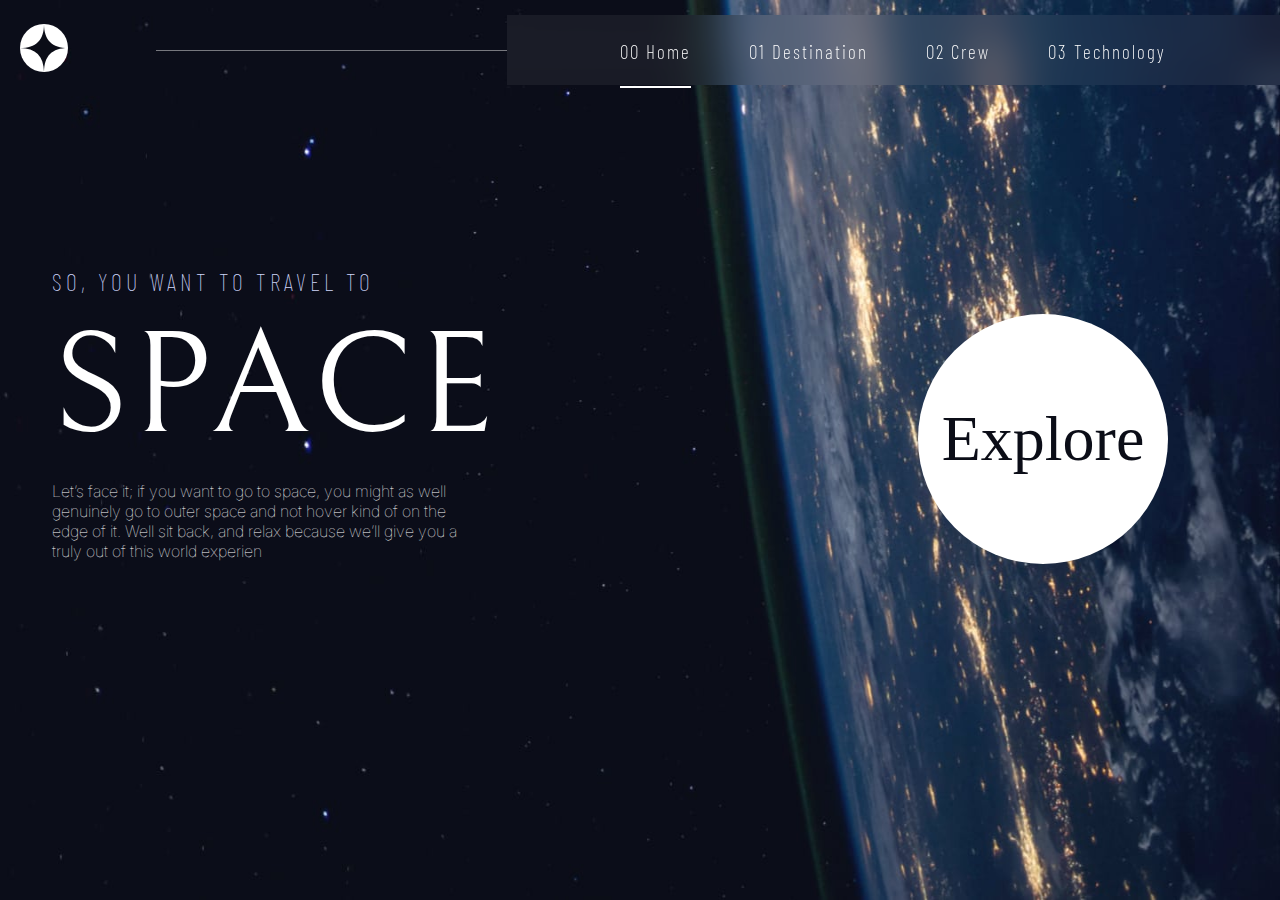
<file: index.html>
<!DOCTYPE html>
<html lang="en">
<head>
  <meta charset="UTF-8">
  <meta name="viewport" content="width=device-width, initial-scale=1.0">
  <link rel="stylesheet" href="./CSS/Home.css">
  <link rel="icon" type="image/png" sizes="32x32" href="./assets/favicon-32x32.png">
  <!-- google fonts 1 -->
  <link rel="preconnect" href="https://fonts.googleapis.com">
  <link rel="preconnect" href="https://fonts.gstatic.com" crossorigin>
  <link href="https://fonts.googleapis.com/css2?family=Bellefair&display=swap" rel="stylesheet">
  <title>Frontend Mentor | Space tourism website</title>
</head>
<body>
  <nav>
    <div class="nav-left">
      <div class="nav-logo">
        <svg xmlns="http://www.w3.org/2000/svg" width="48" height="48"><g fill="none" fill-rule="evenodd"><circle cx="24" cy="24" r="24" fill="#FFF"/><path fill="#0B0D17" d="M24 0c0 16-8 24-24 24 15.718.114 23.718 8.114 24 24 0-16 8-24 24-24-16 0-24-8-24-24z"/></g></svg>
      </div>
      <div class="line-line"></div>
      <div class="menu-icon">
        <svg xmlns="http://www.w3.org/2000/svg" width="24" height="21"><g fill="#D0D6F9" fill-rule="evenodd"><path d="M0 0h24v3H0zM0 9h24v3H0zM0 18h24v3H0z"/></g></svg>
      </div>
      <!-- nav toggler in hear-->
    </div>
    <div class="nav-right">
      <ul class="nav-list">
        <div class="main-nav-list">
          <div class="close-btn-container">
            <div class="close-btn">
              <svg xmlns="http://www.w3.org/2000/svg" width="20" height="21"><g fill="#D0D6F9" fill-rule="evenodd"><path d="M2.575.954l16.97 16.97-2.12 2.122L.455 3.076z"/><path d="M.454 17.925L17.424.955l2.122 2.12-16.97 16.97z"/></g></svg>
            </div>
          </div>
          <li><a href="./index.html" class="active">00 Home</a></li>
          <li><a href="./destination-moon.html">01 Destination</a></li>
          <li><a href="./crew-commander.html">02 Crew</a></li>
          <li><a href="./technology-vehicle.html">03 Technology</a></li>
        </div>
      </ul>
    </div>
  </nav>
<main class="hero-continer">
  <section class="hero">
    <div class="page-titels">
      <h5 class="title-1">So, you want to travel to</h5>
      <h1 class="title-2">Space</h1>
       <p class="details-home">
        Let’s face it; if you want to go to space, you might as well genuinely go to 
        outer space and not hover kind of on the edge of it. Well sit back, and relax 
        because we’ll give you a truly out of this world experien
       </p>
    </div>
    <div class="Explore-button">
      <a href="./destination-moon.html">
      <div class="explorebtn">
        Explore
      </div>
    </a>
    </div>
  </section>
</main>

  <script src="./JS/index.js"></script>
</body>
</html>
</file>
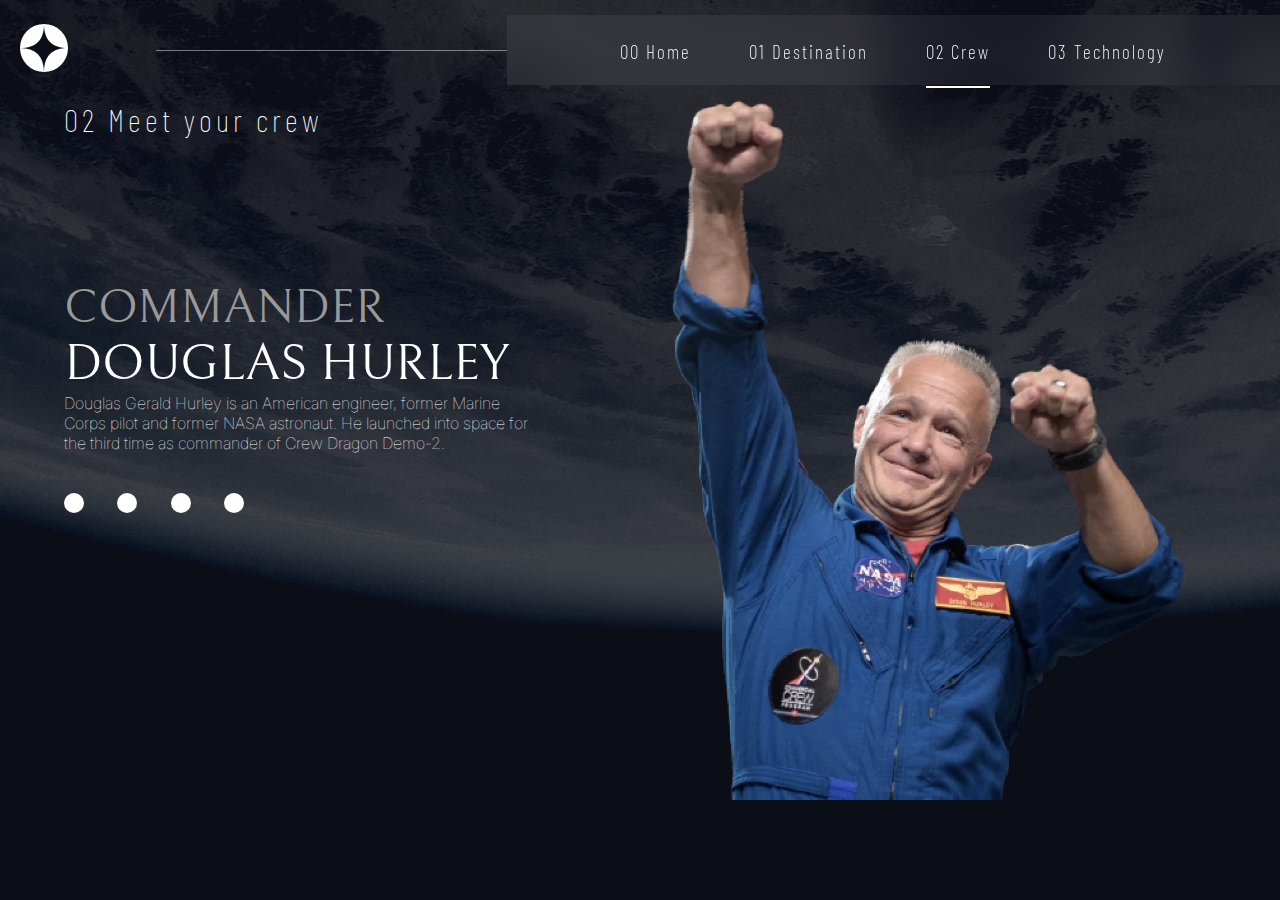
<file: crew-commander.html>
<!DOCTYPE html>
<html lang="en">
<head>
  <meta charset="UTF-8">
  <meta name="viewport" content="width=device-width, initial-scale=1.0">
  <link rel="stylesheet" href="./CSS/Home.css">
  <link rel="stylesheet" href="./CSS/crew.css">
  <link rel="icon" type="image/png" sizes="32x32" href="./assets/favicon-32x32.png">
  <!-- google fonts 1 -->
  <link rel="preconnect" href="https://fonts.googleapis.com">
  <link rel="preconnect" href="https://fonts.gstatic.com" crossorigin>
  <link href="https://fonts.googleapis.com/css2?family=Bellefair&display=swap" rel="stylesheet">
  <title>Frontend Mentor | Space tourism website</title>
</head>
<body>
  <nav>
    <div class="nav-left">
      <div class="nav-logo">
        <svg xmlns="http://www.w3.org/2000/svg" width="48" height="48"><g fill="none" fill-rule="evenodd"><circle cx="24" cy="24" r="24" fill="#FFF"/><path fill="#0B0D17" d="M24 0c0 16-8 24-24 24 15.718.114 23.718 8.114 24 24 0-16 8-24 24-24-16 0-24-8-24-24z"/></g></svg>
      </div>
      <div class="line-line"></div>
      <!-- nav toggler in hear-->
      <div class="menu-icon">
        <svg xmlns="http://www.w3.org/2000/svg" width="24" height="21"><g fill="#D0D6F9" fill-rule="evenodd"><path d="M0 0h24v3H0zM0 9h24v3H0zM0 18h24v3H0z"/></g></svg>
      </div>
    </div>
    <div class="nav-right">
      <ul class="nav-list">
        <div class="main-nav-list">
          <div class="close-btn-container">
            <div class="close-btn">
              <svg xmlns="http://www.w3.org/2000/svg" width="20" height="21"><g fill="#D0D6F9" fill-rule="evenodd"><path d="M2.575.954l16.97 16.97-2.12 2.122L.455 3.076z"/><path d="M.454 17.925L17.424.955l2.122 2.12-16.97 16.97z"/></g></svg>
            </div>
          </div>
          <li><a href="./index.html">00 Home</a></li>
          <li><a href="./destination-moon.html">01 Destination</a></li>
          <li><a href="./crew-commander.html" class="active">02 Crew</a></li>
          <li><a href="./technology-vehicle.html">03 Technology</a></li>
        </div>
      </ul>
    </div>
  </nav>

<main class="hero-crew-container">
  <section class="hero-crew">
    <div class="crew-info">
      <div class="crew-intro-text"><p>02 Meet your crew</p></div>
      <div class="crew-rank"><p>commander</p></div>
      <div class="crew-name"><p>douglas hurley</p></div>
      <div class="crew-details"><p>
        Douglas Gerald Hurley is an American engineer, former Marine Corps pilot 
  and former NASA astronaut. He launched into space for the third time as 
  commander of Crew Dragon Demo-2.
      </p></div>
      <div class="crew-navigation">
        <div class="crew-nav-buttons">
          <div class="crew-btn" id="crew_1"></div>
          <div class="crew-btn" id="crew_2"></div>
          <div class="crew-btn" id="crew_3"></div>
          <div class="crew-btn" id="crew_4"></div>
        </div>
      </div>
    </div>

    <div class="crew-image">
      <div class="crew-intro-text_i"><p>02 Meet your crew</p></div>
      <img src="./assets/crew/image-douglas-hurley.webp" alt="">
      <div class="mobile-border"></div>
    </div>
  </section>
</main>

<script src="./JS/index.js"></script>
<script src="./JS/crew.js"></script>
</body>
</html>
</file>
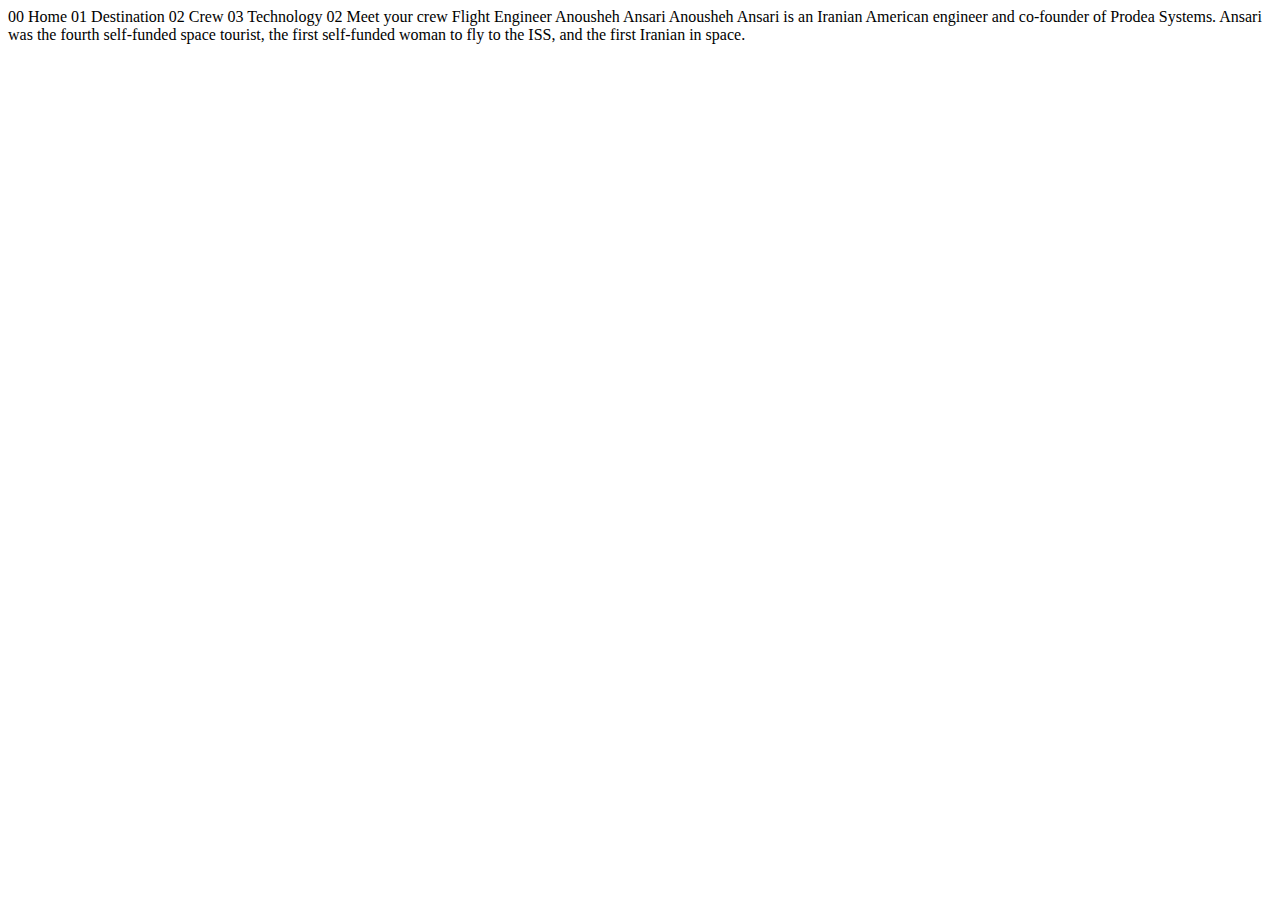
<file: crew-engineer.html>
<!DOCTYPE html>
<html lang="en">
<head>
  <meta charset="UTF-8">
  <meta name="viewport" content="width=device-width, initial-scale=1.0">

  <link rel="icon" type="image/png" sizes="32x32" href="./assets/favicon-32x32.png">
  
  <title>Frontend Mentor | Space tourism website</title>
</head>
<body>

  00 Home
  01 Destination
  02 Crew
  03 Technology

  02 Meet your crew

  Flight Engineer
  Anousheh Ansari

  Anousheh Ansari is an Iranian American engineer and co-founder of Prodea Systems. 
  Ansari was the fourth self-funded space tourist, the first self-funded woman to 
  fly to the ISS, and the first Iranian in space. 
</body>
</html>
</file>
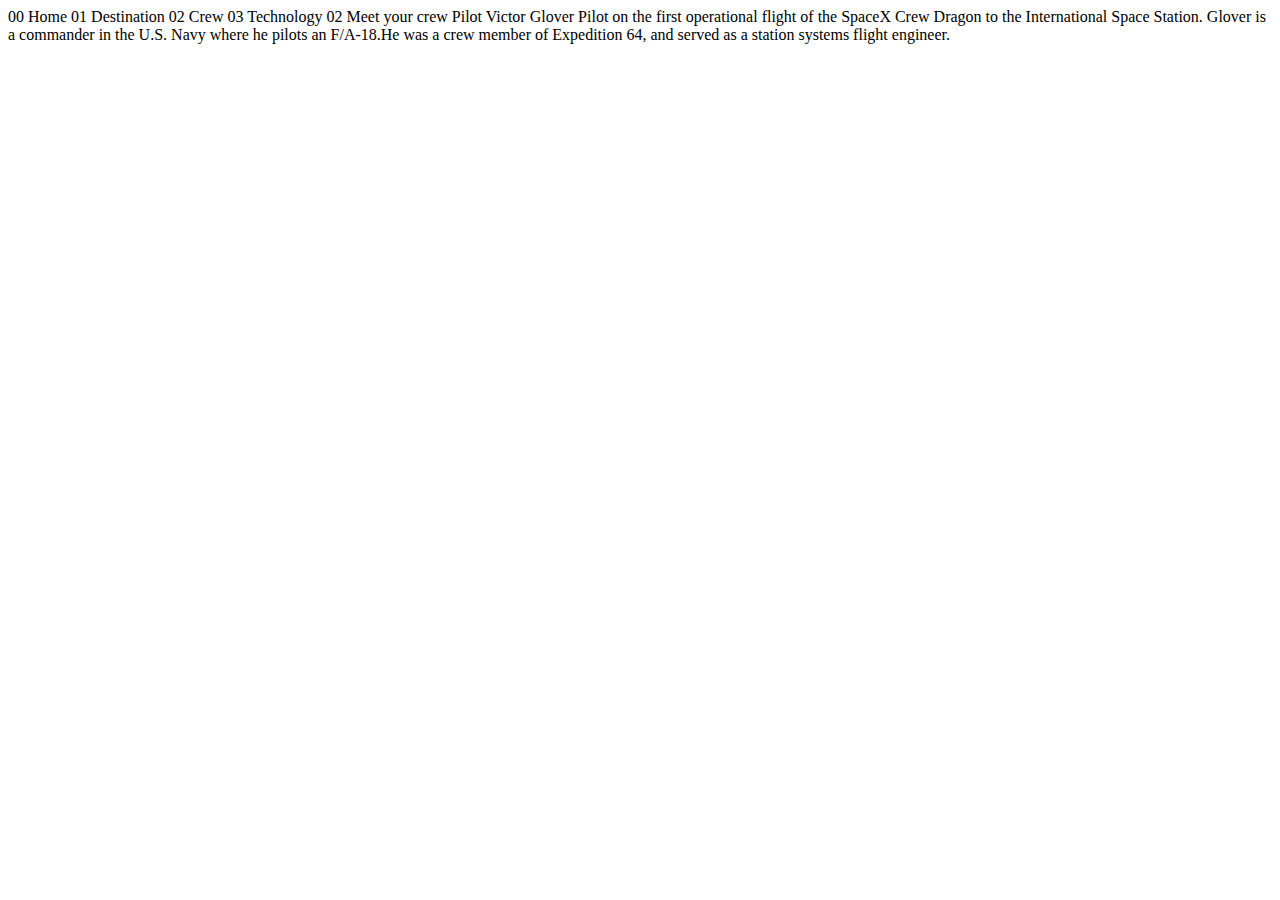
<file: crew-pilot.html>
<!DOCTYPE html>
<html lang="en">
<head>
  <meta charset="UTF-8">
  <meta name="viewport" content="width=device-width, initial-scale=1.0">

  <link rel="icon" type="image/png" sizes="32x32" href="./assets/favicon-32x32.png">
  
  <title>Frontend Mentor | Space tourism website</title>
</head>
<body>

  00 Home
  01 Destination
  02 Crew
  03 Technology

  02 Meet your crew

  Pilot
  Victor Glover

  Pilot on the first operational flight of the SpaceX Crew Dragon to the 
  International Space Station. Glover is a commander in the U.S. Navy where 
  he pilots an F/A-18.He was a crew member of Expedition 64, and served as a 
  station systems flight engineer. 
</body>
</html>
</file>
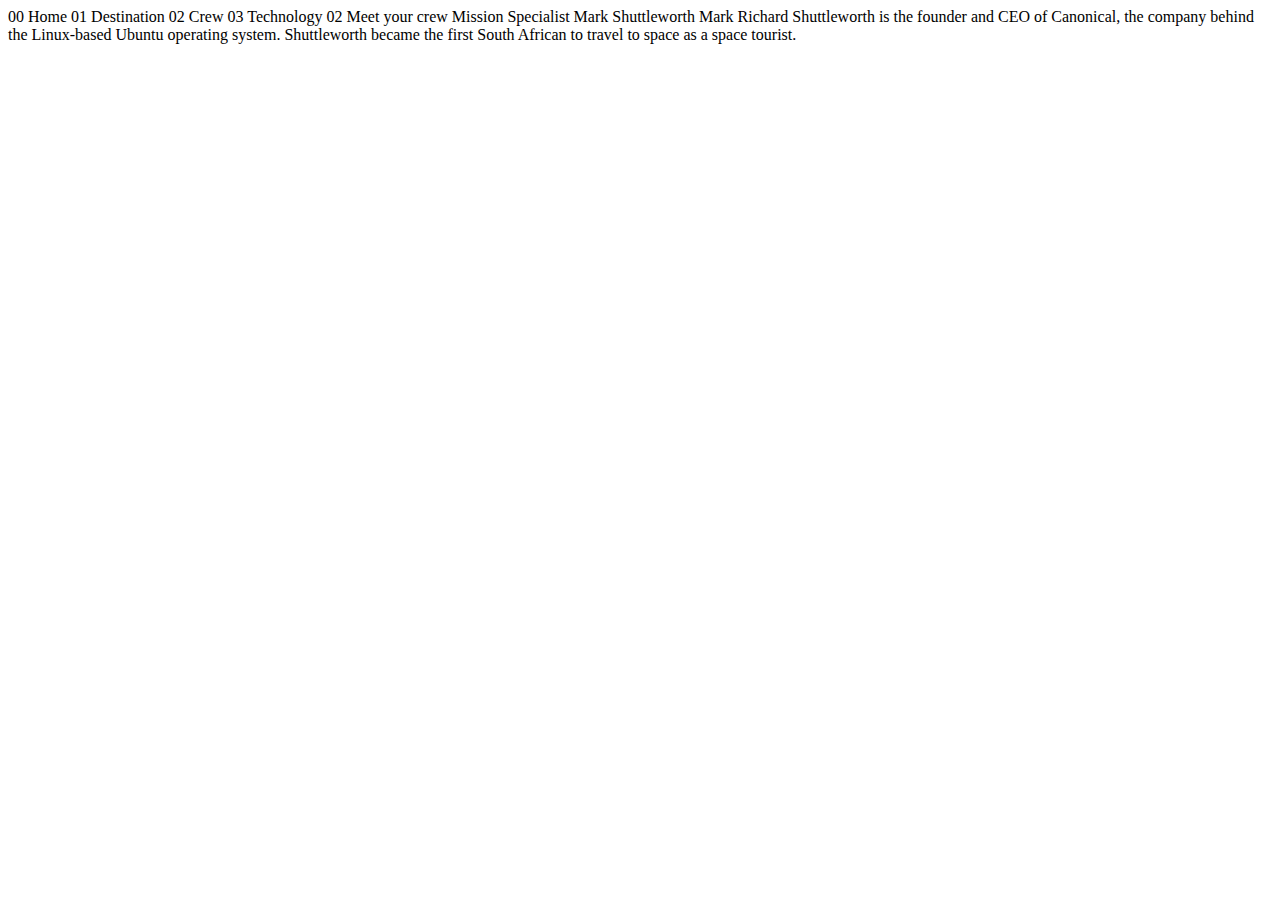
<file: crew-specialist.html>
<!DOCTYPE html>
<html lang="en">
<head>
  <meta charset="UTF-8">
  <meta name="viewport" content="width=device-width, initial-scale=1.0">

  <link rel="icon" type="image/png" sizes="32x32" href="./assets/favicon-32x32.png">
  
  <title>Frontend Mentor | Space tourism website</title>
</head>
<body>

  00 Home
  01 Destination
  02 Crew
  03 Technology

  02 Meet your crew

  Mission Specialist
  Mark Shuttleworth

  Mark Richard Shuttleworth is the founder and CEO of Canonical, the company behind 
  the Linux-based Ubuntu operating system. Shuttleworth became the first South 
  African to travel to space as a space tourist.
</body>
</html>
</file>
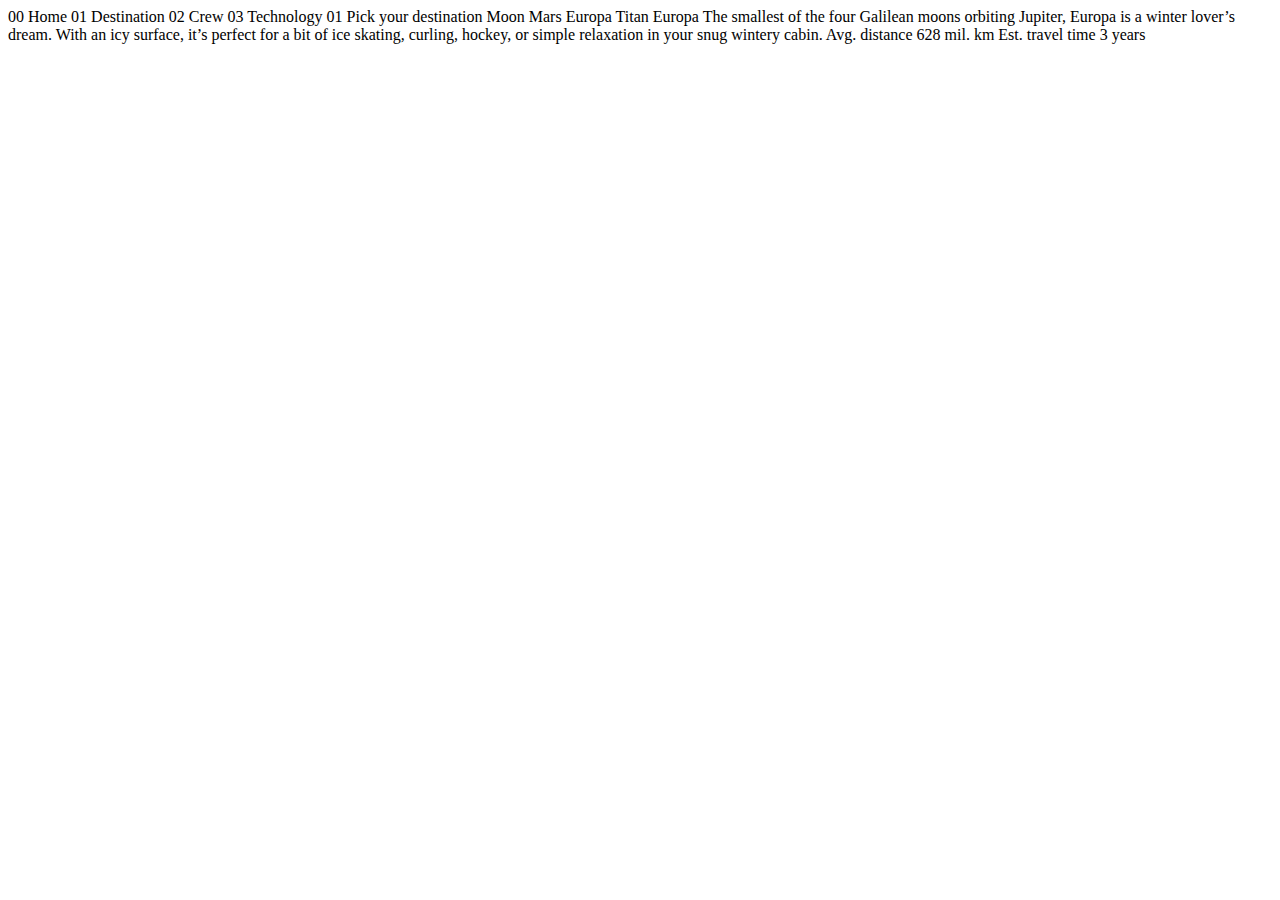
<file: destination-europa.html>
<!DOCTYPE html>
<html lang="en">
<head>
  <meta charset="UTF-8">
  <meta name="viewport" content="width=device-width, initial-scale=1.0">

  <link rel="icon" type="image/png" sizes="32x32" href="./assets/favicon-32x32.png">
  
  <title>Frontend Mentor | Space tourism website</title>
</head>
<body>

  00 Home
  01 Destination
  02 Crew
  03 Technology

  01 Pick your destination

  Moon
  Mars
  Europa
  Titan

  Europa

  The smallest of the four Galilean moons orbiting Jupiter, Europa is a 
  winter lover’s dream. With an icy surface, it’s perfect for a bit of 
  ice skating, curling, hockey, or simple relaxation in your snug 
  wintery cabin.

  Avg. distance
  628 mil. km

  Est. travel time
  3 years
</body>
</html>
</file>
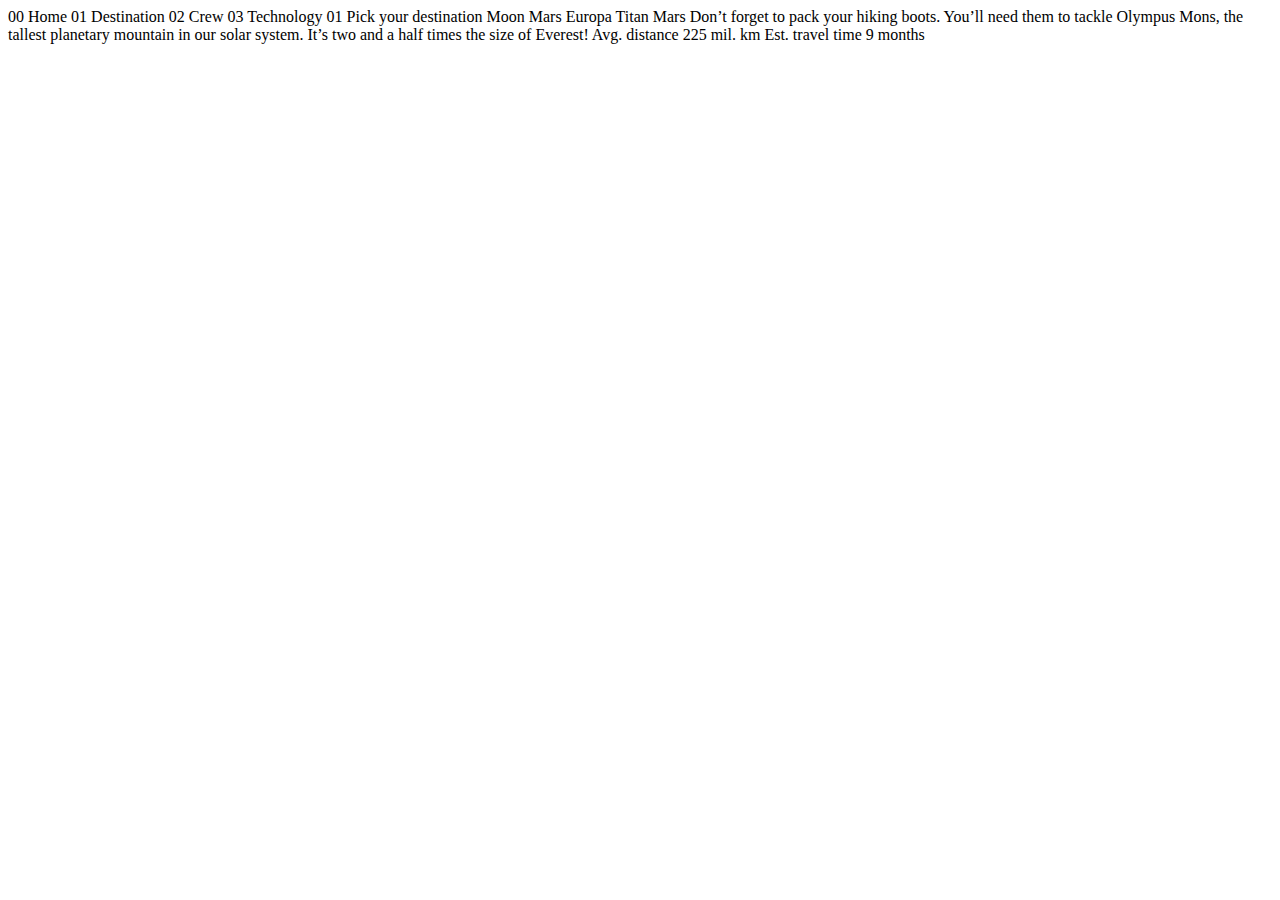
<file: destination-mars.html>
<!DOCTYPE html>
<html lang="en">
<head>
  <meta charset="UTF-8">
  <meta name="viewport" content="width=device-width, initial-scale=1.0">

  <link rel="icon" type="image/png" sizes="32x32" href="./assets/favicon-32x32.png">
  
  <title>Frontend Mentor | Space tourism website</title>
</head>
<body>

  00 Home
  01 Destination
  02 Crew
  03 Technology

  01 Pick your destination

  Moon
  Mars
  Europa
  Titan

  Mars

  Don’t forget to pack your hiking boots. You’ll need them to tackle Olympus Mons, 
  the tallest planetary mountain in our solar system. It’s two and a half times 
  the size of Everest!

  Avg. distance
  225 mil. km

  Est. travel time
  9 months
</body>
</html>
</file>
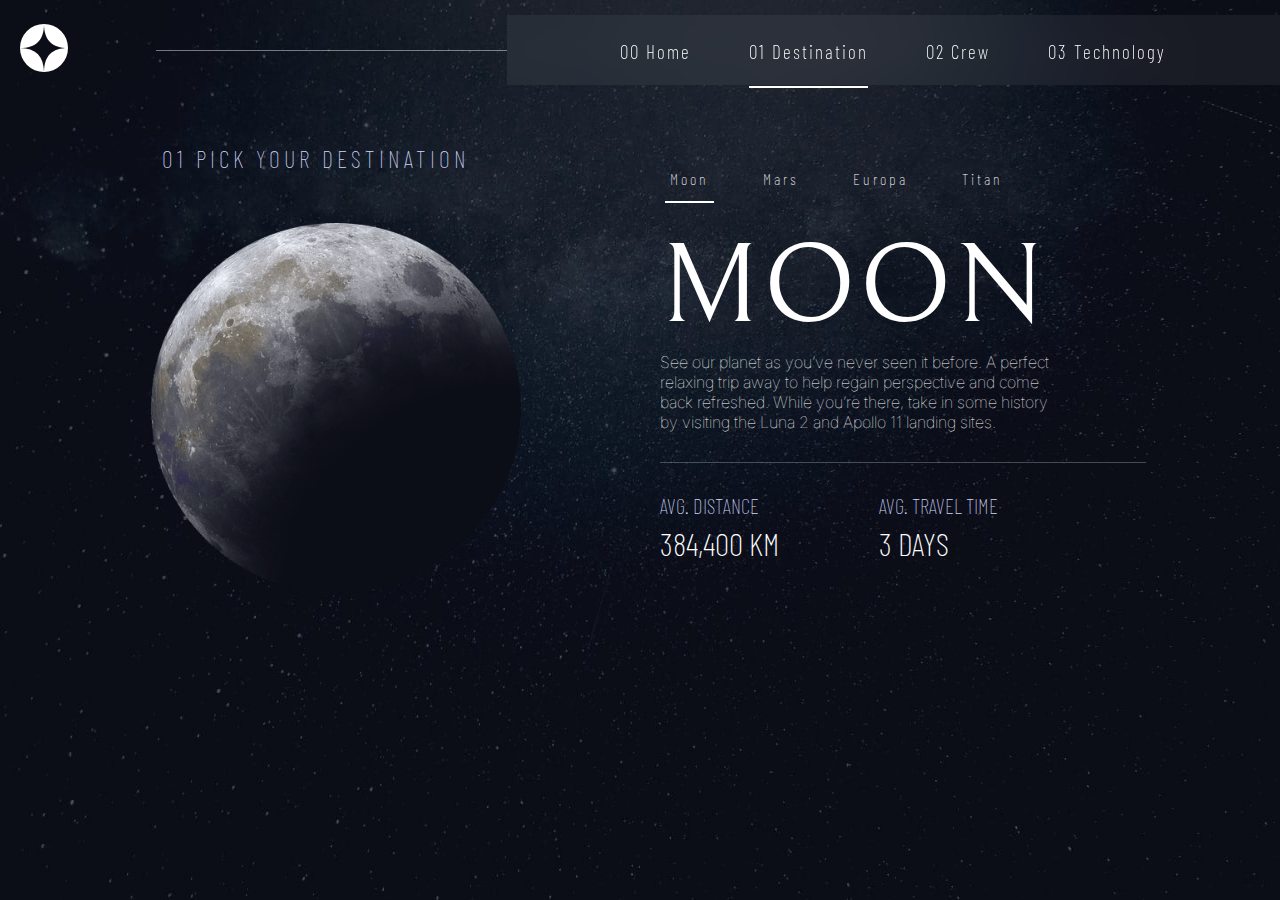
<file: destination-moon.html>
<!DOCTYPE html>
<html lang="en">
<head>
  <meta charset="UTF-8">
  <meta name="viewport" content="width=device-width, initial-scale=1.0">
  <link rel="stylesheet" href="./CSS/Home.css">
  <link rel="stylesheet" href="./CSS/destination.css">
  <link rel="icon" type="image/png" sizes="32x32" href="./assets/favicon-32x32.png">
  <!-- google fonts 1 -->
  <link rel="preconnect" href="https://fonts.googleapis.com">
  <link rel="preconnect" href="https://fonts.gstatic.com" crossorigin>
  <link href="https://fonts.googleapis.com/css2?family=Bellefair&display=swap" rel="stylesheet">
  <title>Frontend Mentor | Space tourism website</title>
</head>
<body>
  <nav>
    <div class="nav-left">
      <div class="nav-logo">
        <svg xmlns="http://www.w3.org/2000/svg" width="48" height="48"><g fill="none" fill-rule="evenodd"><circle cx="24" cy="24" r="24" fill="#FFF"/><path fill="#0B0D17" d="M24 0c0 16-8 24-24 24 15.718.114 23.718 8.114 24 24 0-16 8-24 24-24-16 0-24-8-24-24z"/></g></svg>
      </div>
      <div class="line-line"></div>
      <!-- nav toggler in hear-->
      <div class="menu-icon">
        <svg xmlns="http://www.w3.org/2000/svg" width="24" height="21"><g fill="#D0D6F9" fill-rule="evenodd"><path d="M0 0h24v3H0zM0 9h24v3H0zM0 18h24v3H0z"/></g></svg>
      </div>
    </div>
    <div class="nav-right">
      <ul class="nav-list">
        <div class="main-nav-list">
          <div class="close-btn-container">
            <div class="close-btn">
              <svg xmlns="http://www.w3.org/2000/svg" width="20" height="21"><g fill="#D0D6F9" fill-rule="evenodd"><path d="M2.575.954l16.97 16.97-2.12 2.122L.455 3.076z"/><path d="M.454 17.925L17.424.955l2.122 2.12-16.97 16.97z"/></g></svg>
            </div>
          </div>
          <li><a href="./index.html">00 Home</a></li>
          <li><a href="./destination-moon.html" class="active">01 Destination</a></li>
          <li><a href="./crew-commander.html">02 Crew</a></li>
          <li><a href="technology-vehicle.html">03 Technology</a></li>
        </div>
      </ul>
    </div>
  </nav>

<main class="hero-continer">
  <section class="hero">
    <div class="planet-section">
      <div class="pic-destination-text"><p>01 Pick your destination</p></div>
      <div class="planet-image"><img src="./assets/destination/image-moon.png" alt="" srcset=""></div>
    </div>
    <div class="planet-details">
      <div class="destination-nav">
        <ul>
          <li><a href="#" class="active moon">Moon</a></li>
          <li><a href="#" class="mars">Mars</a></li>
          <li><a href="#" class="Europa">Europa</a></li>
          <li><a href="#" class="titan">Titan</a></li>
        </ul>
      </div>
      <div class="destination-name">Moon</div>
      <div class="destination-details">
        <p>See our planet as you’ve never seen it before. A perfect relaxing trip away to help 
          regain perspective and come back refreshed. While you’re there, take in some history 
          by visiting the Luna 2 and Apollo 11 landing sites.</p>
      </div>
      <div class="hr-destination"></div>
      <div class="destination-distance">
        <div class="destination-distance-main">
          <p class="d-title">AVG. DISTANCE</p>
          <p class="d-d">384,400 KM</p>
        </div>
        <div class="destination-duration">
          <p class="d-title">AVG. TRAVEL TIME</p>
          <p class="d-t">3 DAYS</p>
        </div>
      </div>
    </div>
  </section>
</main>

<script src="./JS/index.js"></script>
<script src="./JS/destination.js"></script>
</body>
</html>
</file>
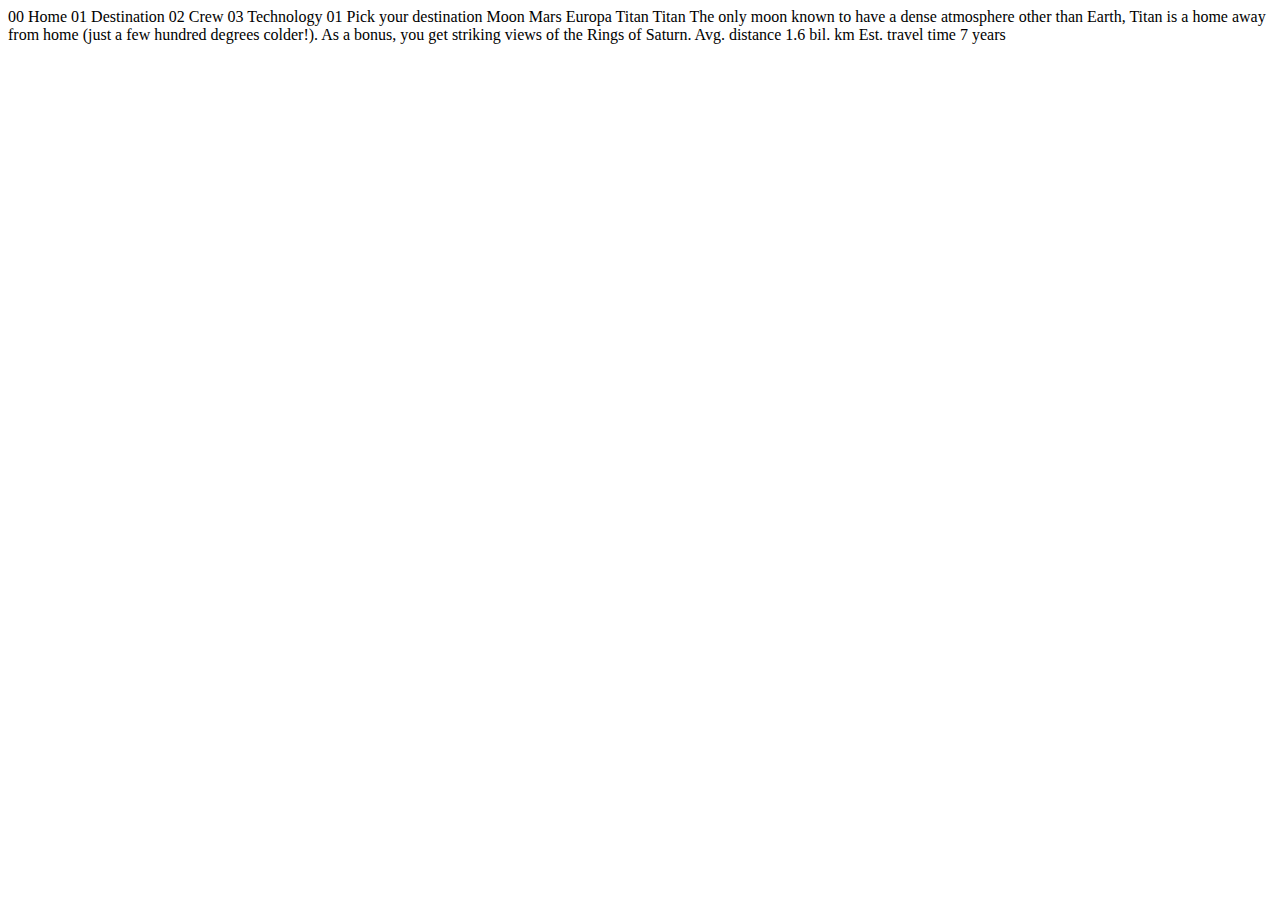
<file: destination-titan.html>
<!DOCTYPE html>
<html lang="en">
<head>
  <meta charset="UTF-8">
  <meta name="viewport" content="width=device-width, initial-scale=1.0">

  <link rel="icon" type="image/png" sizes="32x32" href="./assets/favicon-32x32.png">
  
  <title>Frontend Mentor | Space tourism website</title>
</head>
<body>

  00 Home
  01 Destination
  02 Crew
  03 Technology

  01 Pick your destination

  Moon
  Mars
  Europa
  Titan

  Titan

  The only moon known to have a dense atmosphere other than Earth, Titan 
  is a home away from home (just a few hundred degrees colder!). As a 
  bonus, you get striking views of the Rings of Saturn.

  Avg. distance
  1.6 bil. km

  Est. travel time
  7 years
</body>
</html>
</file>
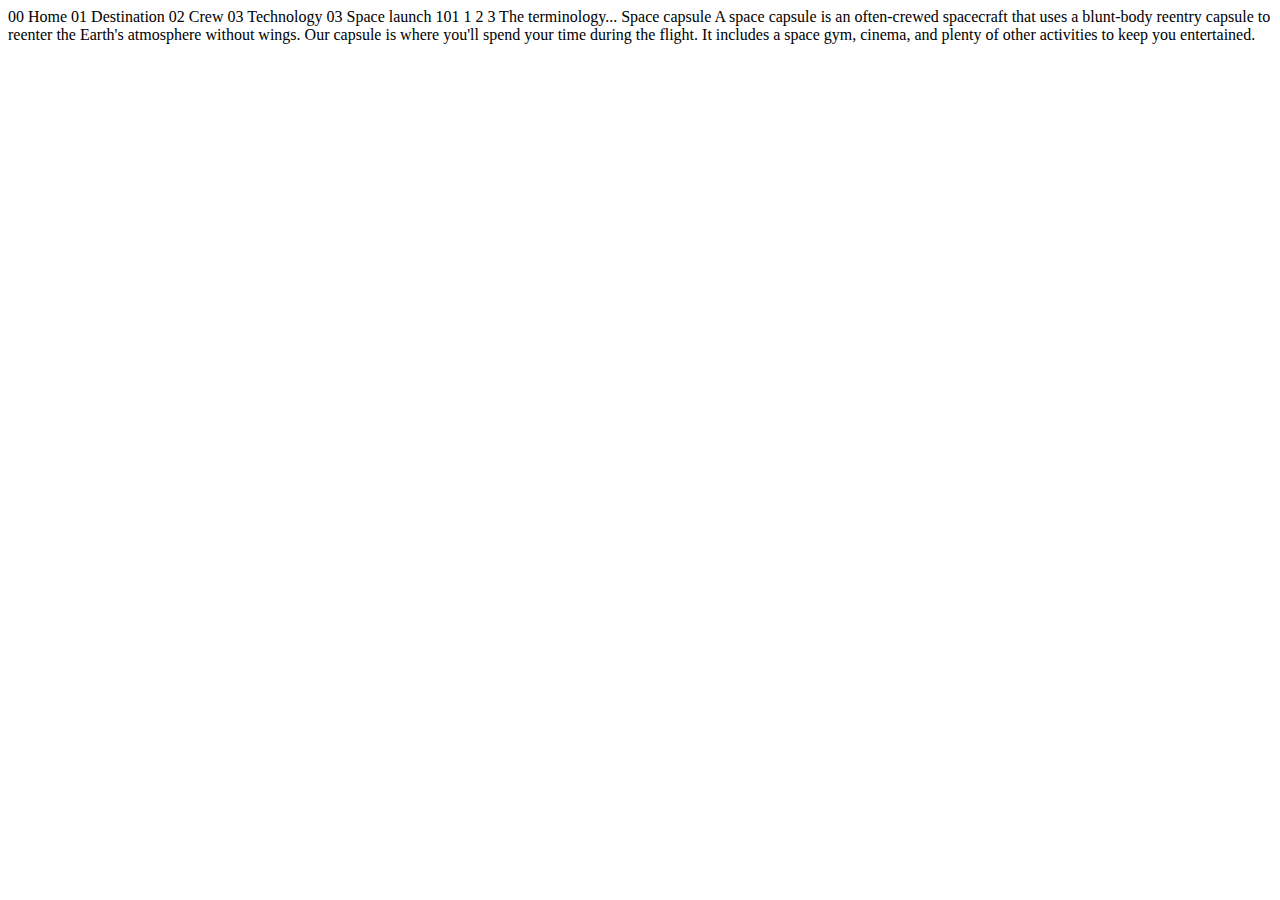
<file: technology-capsule.html>
<!DOCTYPE html>
<html lang="en">
<head>
  <meta charset="UTF-8">
  <meta name="viewport" content="width=device-width, initial-scale=1.0">

  <link rel="icon" type="image/png" sizes="32x32" href="./assets/favicon-32x32.png">
  
  <title>Frontend Mentor | Space tourism website</title>
</head>
<body>

  00 Home
  01 Destination
  02 Crew
  03 Technology

  03 Space launch 101

  1
  2
  3

  The terminology...
  Space capsule

  A space capsule is an often-crewed spacecraft that uses a blunt-body reentry 
  capsule to reenter the Earth's atmosphere without wings. Our capsule is where 
  you'll spend your time during the flight. It includes a space gym, cinema, 
  and plenty of other activities to keep you entertained.
</body>
</html>
</file>
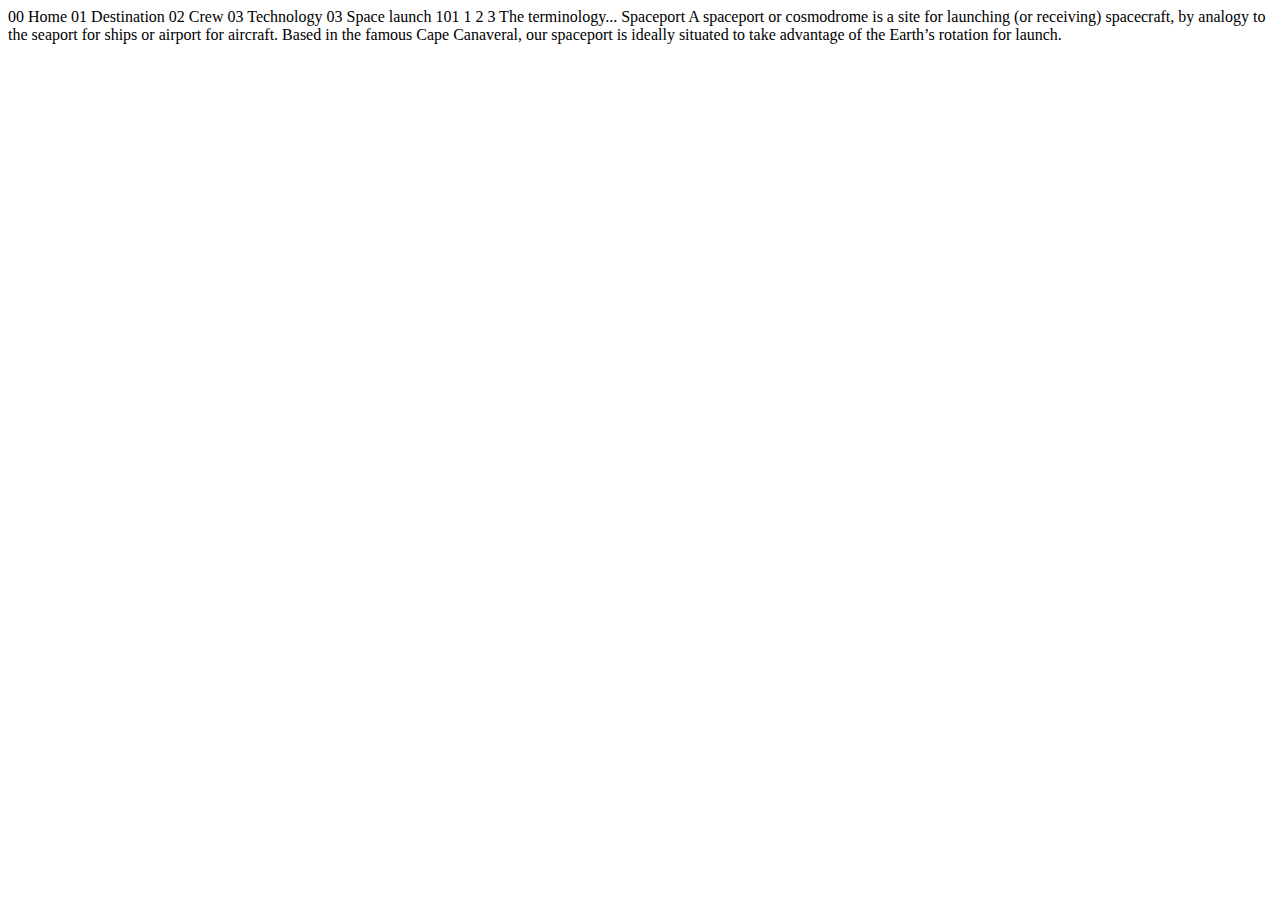
<file: technology-spaceport.html>
<!DOCTYPE html>
<html lang="en">
<head>
  <meta charset="UTF-8">
  <meta name="viewport" content="width=device-width, initial-scale=1.0">

  <link rel="icon" type="image/png" sizes="32x32" href="./assets/favicon-32x32.png">
  
  <title>Frontend Mentor | Space tourism website</title>
</head>
<body>

  00 Home
  01 Destination
  02 Crew
  03 Technology

  03 Space launch 101

  1
  2
  3

  The terminology...
  Spaceport

  A spaceport or cosmodrome is a site for launching (or receiving) spacecraft, 
  by analogy to the seaport for ships or airport for aircraft. Based in the 
  famous Cape Canaveral, our spaceport is ideally situated to take advantage 
  of the Earth’s rotation for launch.
</body>
</html>
</file>
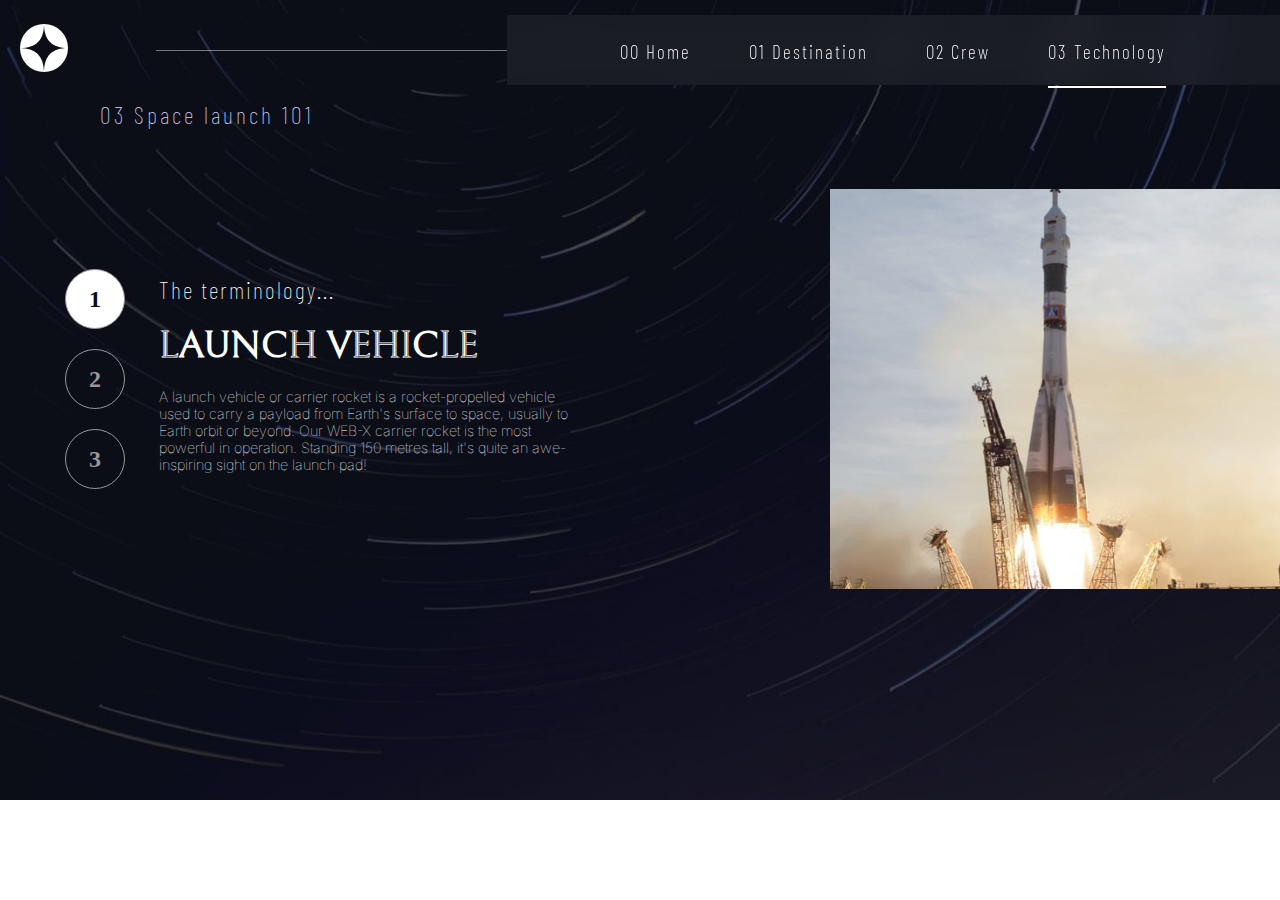
<file: technology-vehicle.html>
<!DOCTYPE html>
<html lang="en">
<head>
  <meta charset="UTF-8">
  <meta name="viewport" content="width=device-width, initial-scale=1.0">
  <link rel="stylesheet" href="./CSS/Home.css">
  <link rel="stylesheet" href="./CSS/technology.css">
  <link rel="icon" type="image/png" sizes="32x32" href="./assets/favicon-32x32.png">
  <!-- google fonts 1 -->
  <link rel="preconnect" href="https://fonts.googleapis.com">
  <link rel="preconnect" href="https://fonts.gstatic.com" crossorigin>
  <link href="https://fonts.googleapis.com/css2?family=Bellefair&display=swap" rel="stylesheet">
  <title>Frontend Mentor | Space tourism website</title>
</head>
<body>
  <nav>
    <div class="nav-left">
      <div class="nav-logo">
        <svg xmlns="http://www.w3.org/2000/svg" width="48" height="48"><g fill="none" fill-rule="evenodd"><circle cx="24" cy="24" r="24" fill="#FFF"/><path fill="#0B0D17" d="M24 0c0 16-8 24-24 24 15.718.114 23.718 8.114 24 24 0-16 8-24 24-24-16 0-24-8-24-24z"/></g></svg>
      </div>
      <div class="line-line"></div>
      <!-- nav toggler in hear-->
      <div class="menu-icon">
        <svg xmlns="http://www.w3.org/2000/svg" width="24" height="21"><g fill="#D0D6F9" fill-rule="evenodd"><path d="M0 0h24v3H0zM0 9h24v3H0zM0 18h24v3H0z"/></g></svg>
      </div>
    </div>
    <div class="nav-right">
      <ul class="nav-list">
        <div class="main-nav-list">
          <div class="close-btn-container">
            <div class="close-btn">
              <svg xmlns="http://www.w3.org/2000/svg" width="20" height="21"><g fill="#D0D6F9" fill-rule="evenodd"><path d="M2.575.954l16.97 16.97-2.12 2.122L.455 3.076z"/><path d="M.454 17.925L17.424.955l2.122 2.12-16.97 16.97z"/></g></svg>
            </div>
          </div>
          <li><a href="./index.html">00 Home</a></li>
          <li><a href="./destination-moon.html">01 Destination</a></li>
          <li><a href="./crew-commander.html">02 Crew</a></li>
          <li><a href="./technology-vehicle.html" class="active">03 Technology</a></li>
        </div>
      </ul>
    </div>
  </nav>

<div class="vechicle-title-text"><p>03 Space launch 101</p></div>
<main class="hero-technology-container">
   <section class="hero-technology">
    <div class="vehicle-info">
      <div class="indicator_buttons">
        <div class="btn active-btn" id="btn-1">1</div>
        <div class="btn" id="btn-2">2</div>
        <div class="btn" id="btn-3">3</div>
      </div>
      <div class="vechicle-main-info">
        <div class="title1"><p>The terminology...</p></div>
        <div class="vechicle-name"><p>Launch vehicle</p></div>
        <div class="vechicle-details"><p>
          A launch vehicle or carrier rocket is a rocket-propelled vehicle used to carry a 
          payload from Earth's surface to space, usually to Earth orbit or beyond. Our 
          WEB-X carrier rocket is the most powerful in operation. Standing 150 metres tall, 
          it's quite an awe-inspiring sight on the launch pad!
        </p></div>
      </div>
    </div>
    <div class="vehicle-image"><div class="vehicle-img-main"></div></div>
  </section>
</main>

<script src="./JS/index.js"></script>
<script src="./JS/technology.js"></script>
</body>
</html>
</file>
<file: CSS/Home.css>
/* fonts */
@import url('https://fonts.googleapis.com/css2?family=Barlow+Condensed:wght@200;400&family=Bellefair&display=swap');

@import url('https://fonts.googleapis.com/css2?family=Barlow+Condensed:ital,wght@0,100;0,200;0,300;0,400;0,500;0,600;0,700;0,800;0,900;1,100;1,200;1,300;1,400;1,500;1,600;1,700;1,800;1,900&display=swap');
@import url('https://fonts.googleapis.com/css2?family=Inter:wght@100&display=swap');
*{
    margin:0;
    padding:0;
    box-sizing: border-box;
    list-style: none;
}
:root{
    --primaryColor: rgb(255,255,255);
    --secenderyColor: rgb(208,214,249);
    --darkColor: rgb(11,13,23);
    --navFont: "Barlow Condensed", sans-serif;
    --heading-Font1: "Barlow Condensed", sans-serif;
    --primaryFont: "Bellefair", serif;
}
body{
    width: 100%;
    height: 100vh;
    background-image: url("../assets/home/background-home-desktop.jpg");
    background-size: 100% 100%;
    background-repeat: no-repeat;
}
nav{
    width: 100%;
    height: 100px;
    display: flex;
    justify-content: space-between;
    align-items: center;
}
.nav-left{
    width: 45%;
    height: 80%;
    display: flex;
    justify-content: space-between;
    align-items: center;
    padding-left: 20px;
}
.line-line{
    height: 1px;
    width: 80%;
    background-color: #fff;
    position: absolute;
    display: none;
}
.nav-right{
    width: 69%;
    height: 70%;
    background: hsla(0, 0%, 100%, 0.055);
    backdrop-filter: blur(20px);
}
@media screen and (min-width:879px) {
    .line-line{
        display: block;
        height: 1px;
        width: 80%;
        background-color: #ffffff71;
        position: absolute;
        right: 100px;
    }
}
.nav-list{
    width: 100%;
    height: 100%;
    display: flex;
    justify-content: center;
}
.main-nav-list{
    width: max-content;
    height: max-content;
}
.nav-list li{
    display: inline-block;
    padding:0 27px;
}
.nav-list li a{
    display: block;
    font-size: 1.2rem;
    padding:25px 0;
    color: var(--primaryColor);
    font-family: var(--navFont);
    letter-spacing:2px;
    font-weight: 200;
    text-decoration: none;
    position: relative;
}
.nav-list li a::before{
        position: absolute;
        content: "";
        height: 2px;
        width: 0%;
        background-color: #fff;
        bottom:0;
        left: 0;
}
.nav-list li a.active::before{
        position: absolute;
        content: "";
        height: 2px;
        width: 100%;
        background-color: #fff;
        bottom:0;
        left: 0;
}
.nav-list li a:hover::before{
    width: 100%;
}
@media screen and (max-width:995px) {
    .nav-left{
        width: 35%;
    }
    .nav-right{
        width: 79%;
        height: 70%;
        backdrop-filter: blur(20px);
    }
}
.close-btn-container{
    display: none;
}
.menu-icon{
    display: none;
}
@media screen and (max-width:789px) {
    body{
        background-image: url("../assets/home/background-home-tablet.jpg");
        overflow-x: hidden;
    }
    .nav-left{
        padding:0 30px;
    }
    .nav-right{
        position: fixed;
        width: 40%;
        height: 100vh;
        display: inline;
        top:0;
        right: 0;
        transform: translateX(100%);
        transition: all .5s ease-in-out;
        z-index: 10;
    }
    .active_menu{
        transform: translateX(0%);
    }
    .close-btn-container{
        display: flex;
        justify-content: end;
        padding: 20px;
        height: 100px;
    }
    .close-btn{
        cursor: pointer;
    }
    .menu-icon{
        display: block;
    }
    .nav-left{
        width: 100%;
    }
    .nav-list{
        justify-content: start;
    }
    .main-nav-list{
        width: 100%;
        height: max-content;
    }
    .nav-list li{
        width: 100%;
        display: block;
        padding:0 28px;
    }
    .nav-list li a{
        width: 100%;
        display: block;
        padding:14px 0;
    }
    .nav-list li a:hover::before {
        position: absolute;
        content: "";
        height: 66%;
        width: 1%;
        background-color: #fff;
        bottom: 0;
        right: 0;
        left: 100%;
        top: 8px;
    }
    .nav-list li a.active::before{
        position: absolute;
        content: "";
        height: 66%;
        width: 1%;
        background-color: #fff;
        bottom: 0;
        right: 0;
        left: 100%;
        top: 8px;
    }
}
@media screen and (max-width:489px) {
    .nav-right{
        width: 60%;
    }
}
/* hero sectiion */
.hero-continer{
    width: 100%;
    height: 528px;
    display: flex;
    justify-content: center;
    align-items: center;
}
.hero{
    width: 95%;
    height: 100%;
    color:var(--primaryColor);
    display: flex;
    justify-content: space-between;
    align-items: center;
}
.page-titels{
    width: 50%;
    height: max-content;
    padding:100px 80px 0px 20px;
}
.Explore-button{
    width: 50%;
    height: 100%;
    display: flex;
    justify-content: end;
    padding-right: 80px;
    padding-top:150px;
    align-items: center;
}
.title-1{
    font-family: var(--heading-Font1);
    font-weight: 100;
    font-style: normal;
    letter-spacing: 4px;
    font-size: 1.5rem;
    text-transform: uppercase;
    color: var(--secenderyColor);
}
.title-2{
    font-family: var(--primaryFont);
    font-style: normal;
    text-transform: uppercase;
    letter-spacing: 4px;
    font-size: 9rem;
    font-weight: 100;
    padding:10px 0;
}
.details-home{
    font-family: "Inter", sans-serif;
    font-optical-sizing: auto;
    font-weight: 100;
    font-style: normal;
    font-variation-settings:"slnt" 0;
    font-size: 1rem;
    padding-right:100px;
    color:var(--primaryColor);
}
.explorebtn{
    width: 250px;
    height: 250px;
    border-radius: 50%;
    background-color: var(--primaryColor);
    display: flex;
    justify-content: center;
    align-items: center;
    font-size: 4rem;
    color: var(--darkColor);
    font-weight: 100;
    position: relative;
    cursor: pointer;
}
.explorebtn::before{
    position: absolute;
    content: "";
    width: 0px;
    height: 0px;
    background-color: #ffffff36;
    border-radius: 50%;
    transition: all .3s ease-in-out;
}
.explorebtn:hover::before{
    width: 350px;
    height: 350px;
}
@media screen and (max-width:914px) {
    body{
        height: 100vh;
        background-image: url("../assets/home/background-home-tablet.jpg");
    }
    .hero {
        flex-direction: column;
    }
    .page-titels {
        width: 95%;
        height: max-content;
        padding: 0;
        text-align: center;
    }
    .Explore-button {
        width: 95%;
        height: max-content;
        justify-content: center;
        padding:0;
    }
    .details-home {
        padding-right: 0;
        padding-bottom: 50px;
    }
}
@media screen and (max-width:768px) {
    .title-2{
        font-size: 5rem;
    }
}
@media screen and (max-width:468px) {
    body{
        background-image: url("../assets/home/background-home-mobile.jpg");
    }
    .explorebtn{
      cursor:copy;
    }
    nav {
        height: 70px;
    }
    .hero {
        flex-direction: column;
        height: max-content;
    }
    .title-1 {
        font-size: 1rem;
    }
    .explorebtn {
        width: 150px;
        height: 150px;
        font-size: 1.5rem;
    }
    .explorebtn:hover::before{
        width: 250px;
        height: 250px;
    }
}
.Explore-button a{
    text-decoration: none;
}
</file>
<file: CSS/crew.css>
@import url('https://fonts.googleapis.com/css2?family=Barlow+Condensed:wght@200;400&family=Bellefair&display=swap');

@import url('https://fonts.googleapis.com/css2?family=Barlow+Condensed:ital,wght@0,100;0,200;0,300;0,400;0,500;0,600;0,700;0,800;0,900;1,100;1,200;1,300;1,400;1,500;1,600;1,700;1,800;1,900&display=swap');
@import url('https://fonts.googleapis.com/css2?family=Inter:wght@100&display=swap');

*{
    margin:0;
    padding:0;
    box-sizing:border-box;
    list-style:none;
}
:root{
    --primaryColor: rgb(255,255,255);
    --secenderyColor: rgb(208,214,249);
    --darkColor: rgb(11,13,23);
    --navFont: "Barlow Condensed", sans-serif;
    --heading-Font1: "Barlow Condensed", sans-serif;
}
body{
    background-image: url("../assets/crew/background-crew-desktop.jpg");
    background-size: cover;
}
.crew-intro-text_i{
    display: none;
}
.hero-crew-container{
    width: 100%;
    height: max-content;
    display: flex;
    justify-content: center;
}
.hero-crew{
    width: 90%;
    height: max-content;
    display: grid;
    grid-template-columns: repeat(2, 1fr);
    justify-content: center;
}
.crew-info{
    height: max-content;
}
.crew-image{
    height: max-content;
    display: grid;
    justify-content: center;
    align-items: end;
}
/* .crew-image img{
    width: 390px;
} */
.crew-intro-text{
    color: var(--primaryColor);
    font-family: var(--heading-Font1);
    letter-spacing:4px;
    font-weight: 100;
    font-size: 2rem;
    height: 180px;
    width: 100%;
}
.crew-rank{
    color: #999999;
    font-family: var(--primaryFont);
    font-weight: 100;
    font-size: 3rem;
    text-transform: uppercase;
    width: 100%;
}
.crew-name{
    color: var(--primaryColor);
    font-family: var(--primaryFont);
    font-weight: 100;
    font-size: 4vw;
    text-transform: uppercase;
    width: 100%;

}
.crew-details{
    font-family: "Inter", sans-serif;
    font-optical-sizing: auto;
    font-weight: 100;
    font-style: normal;
    font-variation-settings: "slnt" 0;
    font-size: 1rem;
    padding-right: 100px;
    padding-bottom: 30px;
    color: var(--primaryColor);
}
.crew-navigation{
    width: 100%;
    display:flex;
    justify-content: start;
}
.crew-nav-buttons{
    height: 40px;
    width: 180px;
    display: flex;
    justify-content: space-between;
    align-items: center;
}
.crew-btn{
    width: 20px;
    height: 20px;
    background-color: var(--primaryColor);
    border-radius: 50%;
    cursor: pointer;
}
@media screen and (max-width:822px) {
    body{
        background-image: url("../assets/crew/background-crew-tablet.jpg");
        background-size: cover;
    }
    .hero-crew {
        width: 100%;
        grid-template-columns: repeat(1, 1fr);
        justify-content: center;
    }
    .crew-image {
       grid-row: 1/2;
       justify-items: center;
    }
    .crew-image img{
        width: 40%;
        height: auto;
    }
    .crew-info {
        text-align: center;
        display: grid;
        grid-template-columns:repeat(1,1fr);
    }
    .crew-details {
       padding-right: 0;
    }
    .crew-intro-text {
        display: none;
    }
    .crew-navigation {
        width: 100%;
        display: flex;
        justify-content: center;
        grid-row: 1/2;
        padding:30px 0;
    }
    .mobile-border{
        width: 80%;
        height: 1px;
        background-color: #707070;
    }
    .crew-rank {
        color: #999999;
        font-family: var(--primaryFont);
        font-weight: 100;
        font-size: 4vw;
        text-transform: uppercase;
        width: 100%;
    }
    .crew-intro-text_i{
        color: var(--primaryColor);
        font-family: var(--heading-Font1);
        letter-spacing:4px;
        font-weight: 100;
        font-size: 1.5rem;
        height: max-content;
        padding-bottom: 20px;
        width: 100%;
        text-align: center;
        display: block;
    }
}
@media screen and (max-width:500px) {
    body{
        background-image: url("../assets/crew/background-crew-mobile.jpg");
        background-size: cover;
    }
    .crew-details {
        padding-right: 0;
        padding:5px 10px;
        font-size: .9rem;
    }
    .crew-navigation {
        padding: 10px 0;
    }
    .crew-nav-buttons{
       width: max-content;
       gap:25px;
    }
    .crew-btn {
        width: 10px;
        height: 10px;
        background-color: var(--primaryColor);
        border-radius: 50%;
        cursor: copy;
    }
    .hero-crew-container {
        width: 100%;
        height: max-content;
        display: flex;
        justify-content: center;
    }
    .crew-name {
        font-size: 7vw;
    }
}
</file>
<file: CSS/destination.css>
*{
    margin:0;
    padding:0;
    box-sizing: border-box;
}
body{
    background-image: url("../assets/destination/background-destination-desktop.jpg");
}
.pic-destination-text{
    font-family: var(--heading-Font1);
    font-weight: 100;
    font-style: normal;
    letter-spacing: 4px;
    font-size: 1.5rem;
    text-transform: uppercase;
    color: var(--secenderyColor);
    margin-left: 130px;
    padding-bottom: 30px;
}
.planet-section{
    width: 50%;
    height: 440px;
}
.planet-details{
    width: 50%;
    height: 400px;
}
.planet-image{
    width: 100%;
    height: max-content;
    display: flex;
    justify-content: center;
    padding:20px 0;
}
.planet-image img{
    width: 370px;
}

/* planet details */
.destination-nav{
    width: 100%;
    height: max-content;
}
.destination-nav ul{
    height: 60px;
    padding:5px 5px;
}
.destination-nav ul li{
    display: inline-block;
    padding:0 20px;
}
.destination-nav ul li a{
    text-decoration: none;
    color: var(--primaryColor);
    padding:15px 5px;
    position: relative;
    font-family: var(--navFont);
    font-weight: 100;
    letter-spacing: 3px;
}
.destination-nav ul li a::before{
    position: absolute;
    content: "";
    height:0;
    width: 0;
    background-color: var(--primaryColor);
    left: 0;
    bottom:0;
}
.destination-nav ul li a.active::before{
    position: absolute;
    content: "";
    height:2px;
    width: 100%;
    background-color: var(--primaryColor);
    left: 0;
    bottom:0;
}
.destination-nav ul li a:hover::before{
    height: 2px;
    width: 100%;
}
.destination-name{
    font-family: var(--primaryFont);
    font-weight: 100;
    font-style: normal;
    text-transform: uppercase;
    letter-spacing: 4px;
    font-size: 7rem;
    padding-left: 20px;
}
.destination-details p{
    font-family: "Inter", sans-serif;
    font-optical-sizing: auto;
    font-weight: 100;
    font-style: normal;
    font-variation-settings: "slnt" 0;
    font-size: 1rem;
    padding-right:180px;
    padding-bottom:30px;
    color: var(--primaryColor);
    padding-left: 20px;
}
.hr-destination{
    height: 1px;
    width: 80%;
    background-color: #c2c2c256;
    margin-left: 20px;
}
.destination-distance{
    width: 100%;
    height: max-content;
    display: flex;
    justify-content: start;
    align-items: center;
    gap:100px;
    padding-left: 20px;
}
.d-title{
    font-family: var(--navFont);
    font-weight: 100;
    color: var(--secenderyColor);
    font-size: 1.3rem;
    margin:30px 0 6px 0;
}
.d-d, .d-t{
    font-family: var(--heading-Font1);
    font-weight: 200;
    color: #fff;
    font-size:2rem;
}
@media screen and (max-width:915px) {
    nav {
        height: 71px;
    }
    .planet-section {
        width: 100%;
        height: 400px;
    }
    .planet-details {
        width: 80%;
        height: 400px; 
    }
    .pic-destination-text {
        margin-left: 0;
        padding-bottom: 0;
        text-align: center;
    }
    .planet-image img {
        width: 206px;
    }
    .destination-nav ul {
        height: 60px;
        display: flex;
        justify-content: center;
    }
    .destination-name {
        font-size: 3rem;
        text-align: center;
    }
    .destination-details p {
        padding-right: 0;
        text-align: center;
        padding-bottom: 30px;
        padding-left: 0;
    }
    .destination-distance {
        justify-content: center;
        text-align: center;
    }
    .hr-destination {
        margin-left: 78px;
    }
}
@media screen and (max-width:550px) {
    .destination-details p {
        font-size: .9rem;
    }
    .planet-section {
        width: 100%;
        height: 234px;
    }
    .planet-details {
        width: 80%;
        height: 300px;
    }
    .destination-nav ul li {
        display: inline-block;
        padding: 0 11px;
    }
    .d-title {
        font-family: var(--navFont);
        font-weight: 100;
        color: var(--secenderyColor);
        font-size: 1rem;
        margin: 9px 0 6px 0;
    }
    .destination-distance {
        padding-left: 0;
    }
    .hr-destination {
        margin-left: 31px;
    }
    .destination-duration{
        width: 50%;
    }
    .destination-distance-main{
        width: 50%;
    }
    .d-d, .d-t {
        font-size: 1rem;
    }
    .pic-destination-text {
        font-size: 1rem;
    }
    .destination-nav ul li a.active::before {
        width: 88%;
    }
}
.helo{
    width: 10%;
    height: 50px;
    background-color: red;
}
</file>
<file: CSS/technology.css>
@import url('https://fonts.googleapis.com/css2?family=Barlow+Condensed:wght@200;400&family=Bellefair&display=swap');

@import url('https://fonts.googleapis.com/css2?family=Barlow+Condensed:ital,wght@0,100;0,200;0,300;0,400;0,500;0,600;0,700;0,800;0,900;1,100;1,200;1,300;1,400;1,500;1,600;1,700;1,800;1,900&display=swap');
@import url('https://fonts.googleapis.com/css2?family=Inter:wght@100&display=swap');

*{
    margin:0;
    padding:0;
    box-sizing:border-box;
    list-style:none;
}
:root{
    --primaryColor: rgb(255,255,255);
    --secenderyColor: rgb(208,214,249);
    --darkColor: rgb(11,13,23);
    --navFont: "Barlow Condensed", sans-serif;
    --heading-Font1: "Barlow Condensed", sans-serif;
    --primaryFont: "Bellefair", serif;
}
body{
    width: 100%;
    height: 100%;
    background-image: url("../assets/technology/background-technology-desktop.jpg");
    background-size: cover;
}
.vechicle-title-text{
    width: 100%;
    height: max-content;
}
.vechicle-title-text p{
   font-family: var(--heading-Font1);
   font-weight: 100;
   font-size: 1.5rem;
   letter-spacing: 3px;
   color:var(--secenderyColor);
   padding-left: 100px;
}

.hero-technology-container{
    width: 100%;
    height: max-content;
    display: flex;
    justify-content: center;
}
.hero-technology{
    width: 100%;
    margin-top:60px;
    height: max-content;
    display: grid;
    grid-template-columns: repeat(2, 1fr);
}
.vehicle-info{
    height: 400px;
    display: flex;
    justify-content: center;
    align-items: center;
    gap:30px;
}
.vechicle-main-info{
    width: 65%;
    height: max-content;
    color:#fff;
}
.vehicle-image{
    display: flex;
    justify-content: end;
    align-items: center;
}
.vehicle-img-main{
    width: 450px;
    height: 400px;
    background-image: url("../assets/technology/image-launch-vehicle-portrait.jpg");
    background-size: 100% 100%;
}

.indicator_buttons{
    width: 10%;
    height: max-content;
}
.btn{
    width: 60px;
    height: 60px;
    border:1px solid rgb(153, 151, 151);
    border-radius: 50%;
    margin-bottom: 20px;
    cursor: pointer;
    display: flex;
    justify-content: center;
    align-items:center;
    font-size:1.5rem;
    font-weight: 600;
    color: rgb(153, 151, 151);
}
.active-btn{
    background-color: rgb(255, 255, 255);
    color: var(--darkColor);
}
.title1{
    font-family: var(--navFont);
    font-weight: 100;
    color: var(--primaryColor);
    letter-spacing: 2px;
    font-size: 1.5rem;
}
.vechicle-name{
    font-family: var(--primaryFont);
    font-size: 3vw;
    font-weight: 700;
    padding:20px 0;
    text-transform: uppercase;
    color: var(--primaryColor);
}
.vechicle-details{
    font-family: "Inter", sans-serif;
    font-optical-sizing: auto;
    font-weight: 100;
    font-style: normal;
    font-variation-settings: "slnt" 0;
    font-size: .9rem;
    padding-bottom: 30px;
    color: var(--primaryColor);
}
@media screen and (max-width:800px) {
    .body{
        background-image: url("../assets/technology/background-technology-tablet.jpg");

    }
    .hero-technology{
        grid-template-columns: repeat(1, 1fr);
    }
    .vehicle-image {
        grid-row: 1/2;
        justify-content: center;
    }
    .vehicle-img-main{
        width: 77%;
        height: 200px;
        background-image: url("../assets/technology/image-launch-vehicle-landscape.jpg");
    }
    .vehicle-info {
        height: 353px;
        flex-direction: column;
    }
    .indicator_buttons {
        width: max-content;
        display: flex;
        gap: 57px;
    }
    
}
@media screen and (max-width:500px) {
    .btn {
        width: 40px;
        height: 40px;
        margin-bottom: 0;
    }
    .vechicle-main-info {
        width: 90%;
        height: max-content;
        color: #fff;
        text-align: center;
    }
    .hero-technology {
        margin-top: 23px;
    }
    .indicator_buttons {
        gap: 30px;
    }
    .vehicle-img-main {
        width: 100%;
        height: 200px;
        background-image: url("../assets/technology/image-launch-vehicle-landscape.jpg");
    }
}
</file>
